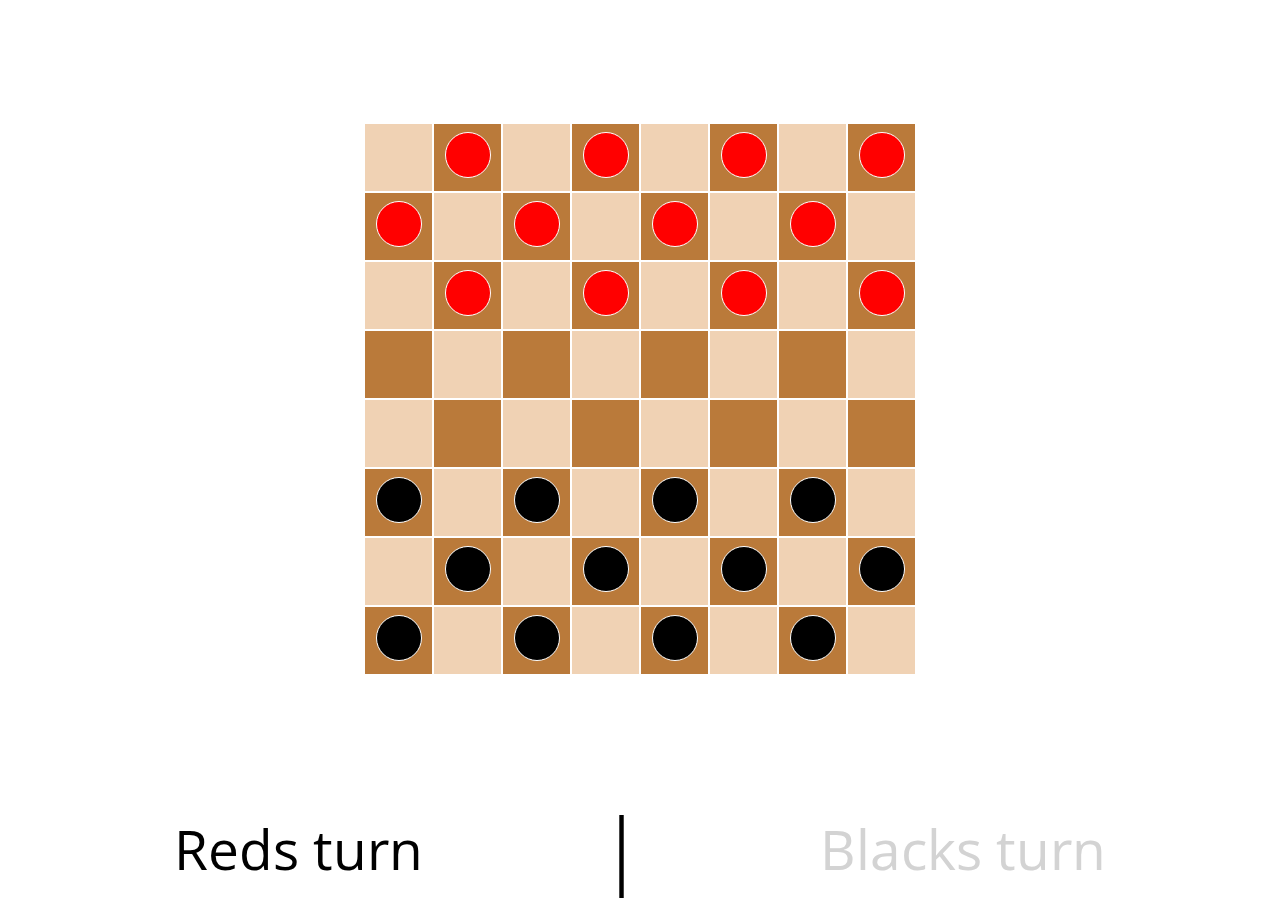
<file: checkers-boardgame/index.html>
<!DOCTYPE html>
<html lang="en">
<head>
    <meta charset="UTF-8">
    <meta name="viewport" content="width=device-width, initial-scale=1.0">
    <meta http-equiv="X-UA-Compatible" content="ie=edge">
    <link href="https://fonts.googleapis.com/css?family=Montserrat" rel="stylesheet">
    <link href="https://fonts.googleapis.com/css?family=Open+Sans" rel="stylesheet">
    <link rel="stylesheet" type="text/css" href="styles.css"/>
    <script defer src="index.js"></script>
    <title>Checkers</title>
</head>
<body>
    <main>
        <div class="red-turn-text mobile">
            Reds turn
        </div>
        <table>
            <tr>
                <td class="noPieceHere"></td>
                <td><p class="red-piece" id="0"></p></td>
                <td class="noPieceHere"></td>
                <td><p class="red-piece" id="1"></p></td>
                <td class="noPieceHere"></td>
                <td><p class="red-piece" id="2"></p></td>
                <td class="noPieceHere"></td>
                <td><p class="red-piece" id="3"></p></td>
            </tr>
            <tr>
                <td><p class="red-piece" id="4"></p></td>
                <td class="noPieceHere"></td>
                <td><p class="red-piece" id="5"></p></td>
                <td class="noPieceHere"></td>
                <td><p class="red-piece" id="6"></p></td>
                <td class="noPieceHere"></td>
                <td><p class="red-piece" id="7"></p></td>
                <td class="noPieceHere"></td>
            </tr>
            <tr>
                <td class="noPieceHere"></td>
                <td><p class="red-piece" id="8"></p></td>
                <td class="noPieceHere"></td>
                <td><p class="red-piece" id="9"></p></td>
                <td class="noPieceHere"></td>
                <td><p class="red-piece" id="10"></p></td>
                <td class="noPieceHere"></td>
                <td><p class="red-piece" id="11"></p></td>
            </tr>
            <tr>
                <td></td>
                <td class="noPieceHere"></td>
                <td></td>
                <td class="noPieceHere"></td>
                <td></td>
                <td class="noPieceHere"></td>
                <td></td>
                <td class="noPieceHere"></td>
            </tr>
            <tr>
                <td class="noPieceHere"></td>
                <td></td>
                <td class="noPieceHere"></td>
                <td></td>
                <td class="noPieceHere"></td>
                <td></td>
                <td class="noPieceHere"></td>
                <td></td>
            </tr>
            <tr>
                <td><span class="black-piece" id="12"></span></td>
                <td class="noPieceHere"></td>
                <td><span class="black-piece" id="13"></span></td>
                <td class="noPieceHere"></td>
                <td><span class="black-piece" id="14"></span></td>
                <td class="noPieceHere"></td>
                <td><span class="black-piece" id="15"></span></td>
                <td class="noPieceHere"></td>
            </tr>
            <tr>
                <td class="noPieceHere"></td>
                <td><span class="black-piece" id="16"></span></td>
                <td class="noPieceHere"></td>
                <td><span class="black-piece" id="17"></span></td>
                <td class="noPieceHere"></td>
                <td><span class="black-piece" id="18"></span></td>
                <td class="noPieceHere"></td>
                <td><span class="black-piece" id="19"></span></td>
            </tr>
            <tr>
                <td><span class="black-piece" id="20"></span></td>
                <td class="noPieceHere"></td>
                <td><span class="black-piece" id="21"></span></td>
                <td class="noPieceHere">
                <td><span class="black-piece" id="22"></span></td>
                <td class="noPieceHere"></td>
                <td><span class="black-piece" id="23"></span></td>
                <td class="noPieceHere"></td>
            </tr>
        </table>
        <div class="desktop">
            <div class="red-turn-text">
                Reds turn
            </div>
            <p id="divider">|</p>
            <div class="black-turn-text">
                Blacks turn
            </div>
        </div>
        <div class="black-turn-text mobile">
            Blacks turn
        </div>
    </main>
</body>
</html>
</file>
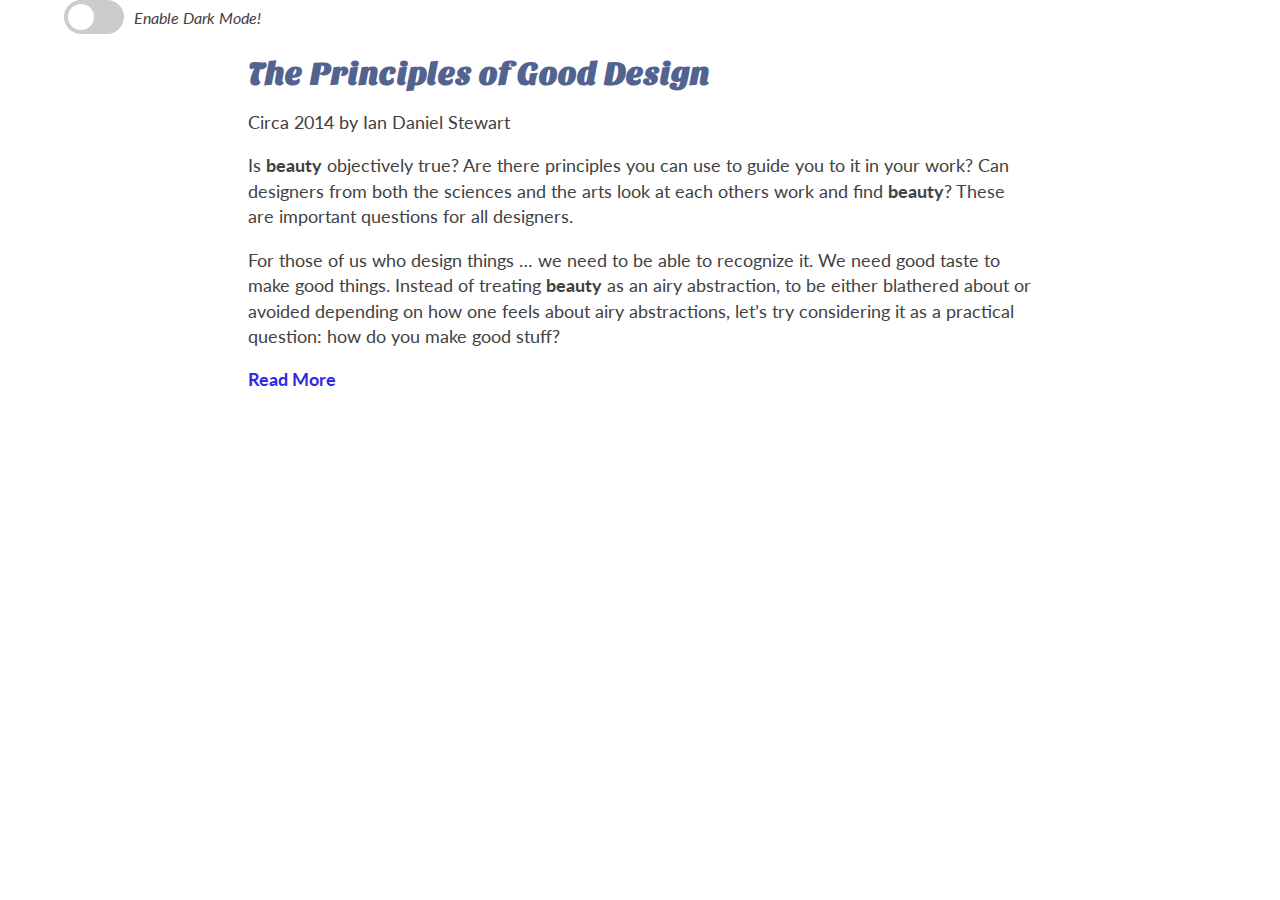
<file: dark-light-mode/index.html>
<!DOCTYPE html>
<html lang="en">
<head>
    <meta charset="UTF-8">
    <meta name="viewport" content="width=device-width, initial-scale=1.0">
    <title>Light-Dark Mode</title>
    <link rel="stylesheet" type="text/css" href="main.css" />
    <!-- <script src="index.js" defer></script> -->
</head>
<body>
    <nav>
        <div class="theme-switch-wrapper">
            <label class="theme-switch" for="checkbox">
                <input type="checkbox" id="checkbox" />
                <div class="slider round"></div>
          </label>
          <em>Enable Dark Mode!</em>
        </div>
    </nav>  
    <section>
    <article class="post">
        <h1>The Principles of Good Design</h1>
        <p class="post-meta">Circa 2014 <span>by</span> Ian Daniel Stewart</p>
    
        <p>Is <strong>beauty</strong> objectively true? Are there principles you can use to guide you to it in your work? Can designers from both the sciences and the arts look at each others work and find <strong>beauty</strong>? These are important questions for all designers.</p>
    
        <p>For those of us who design things … we need to be able to recognize it. We need good taste to make good things. Instead of treating <strong>beauty</strong> as an airy abstraction, to be either blathered about or avoided depending on how one feels about airy abstractions, let’s try considering it as a practical question: how do you make good stuff?</p>
        <a href="#">Read More</a>
    </article>
    </section>
    <script src="index.js"></script>
</body>
<!-- <script src="index.js"></script> -->
</html>
</file>
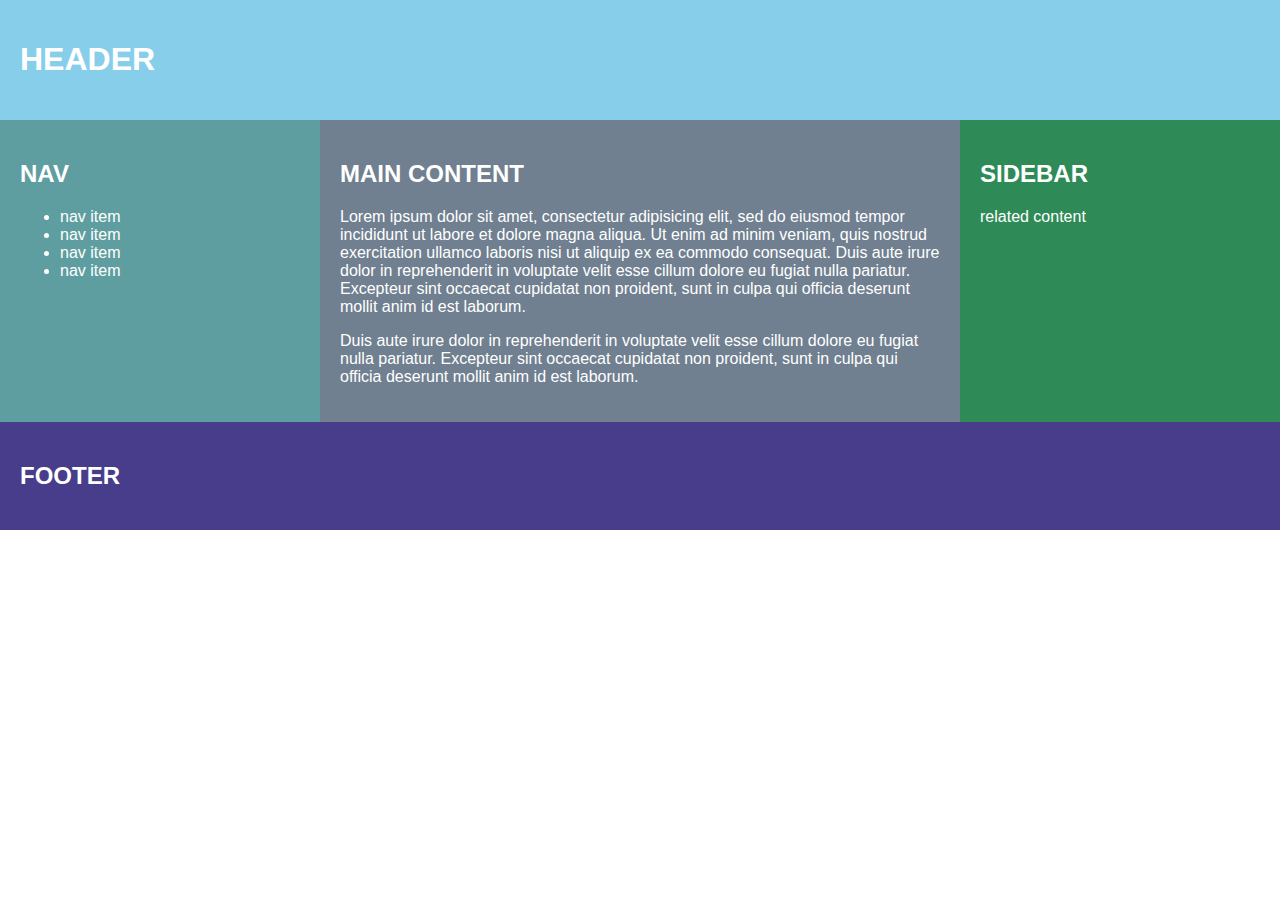
<file: float-flexbox-grid/index.html>
<!DOCTYPE html>
<html lang="en">
  <head>
    <meta charset="UTF-8">
    <meta name="viewport" content="width=device-width, initial-scale=1.0">
    <title>CSS Layout</title>
    <link rel="stylesheet" href="grid.css">
  </head>
  <body>
    <div class="container">
      <header>
        <h1>header</h1>
      </header>

      <main id="main-content">
        <h2>main content</h2>
        <p>Lorem ipsum dolor sit amet, consectetur adipisicing elit, sed do eiusmod tempor incididunt ut labore et dolore magna aliqua. Ut enim ad minim veniam, quis nostrud exercitation ullamco laboris nisi ut aliquip ex ea commodo consequat. Duis aute irure dolor in reprehenderit in voluptate velit esse cillum dolore eu fugiat nulla pariatur. Excepteur sint occaecat cupidatat non proident, sunt in culpa qui officia deserunt mollit anim id est laborum.</p>
        <p>Duis aute irure dolor in reprehenderit in voluptate velit esse cillum dolore eu fugiat nulla pariatur. Excepteur sint occaecat cupidatat non proident, sunt in culpa qui officia deserunt mollit anim id est laborum.</p>
      </main>

      <nav>
        <h2>nav</h2>
        <!-- <a href="#main-content">skip navigation</a> -->
        <ul>
          <li>nav item</li>
          <li>nav item</li>
          <li>nav item</li>
          <li>nav item</li>
        </ul>
      </nav>

      <aside>
        <h2>sidebar</h2>
        <p>related content</p>
      </aside>
      <footer>
        <h2>footer</h2>
      </footer>
    </div>
  </body>
</html>
</file>
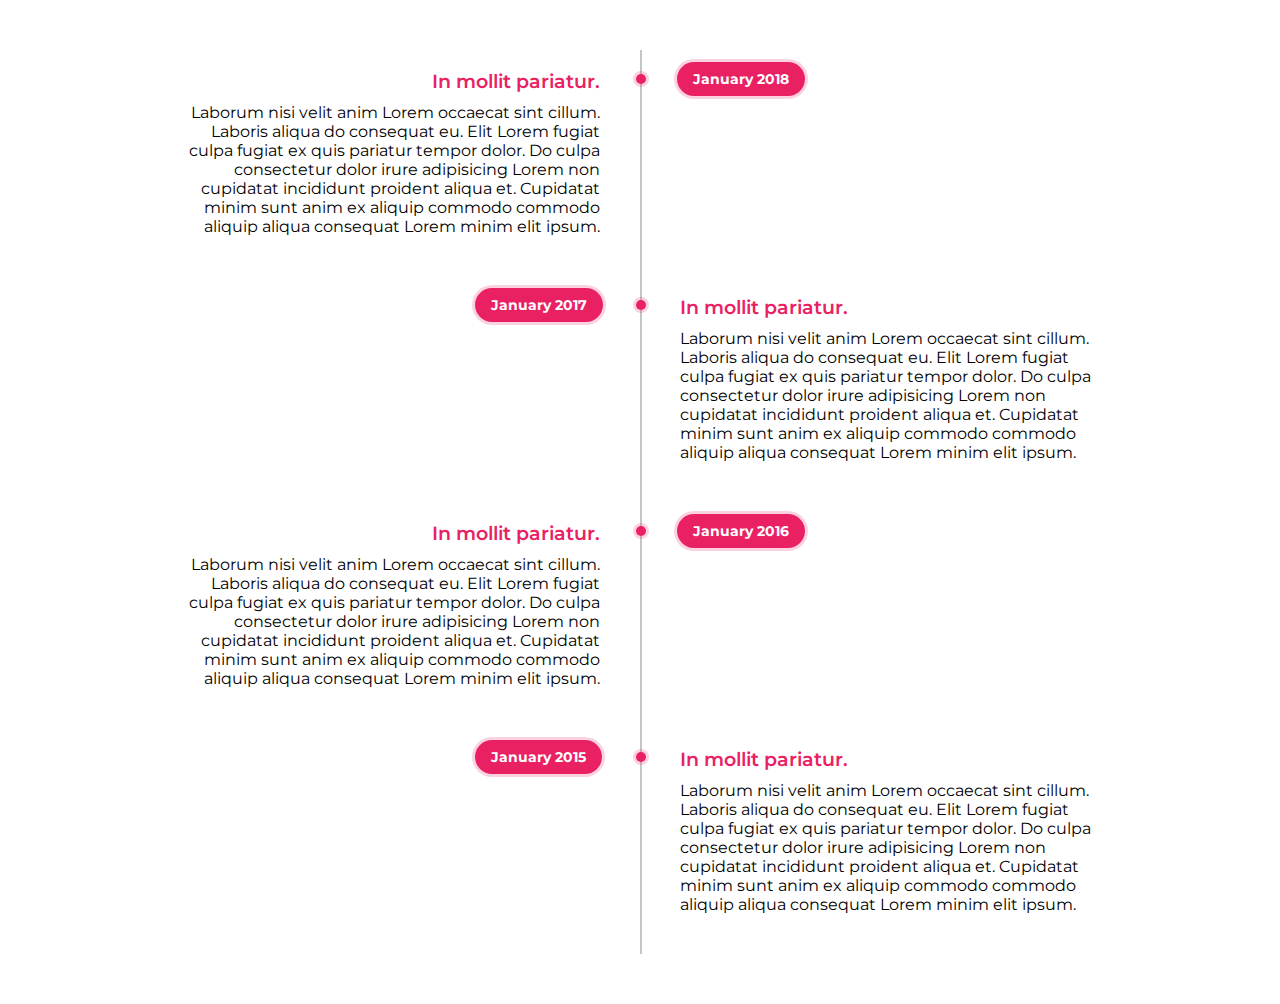
<file: timeline/index.html>
<!DOCTYPE html>
<html lang="en">
<head>
    <meta charset="UTF-8">
    <meta name="viewport" content="width=device-width, initial-scale=1.0">
    <title>Timeline</title>
    <link rel="stylesheet" type="text/css" href="style.css">
</head>
<body>
    <div class="timeline">
        <ul>
            <li>
                <div class="content">
                    <h3>In mollit pariatur.</h3>
                    <p>Laborum nisi velit anim Lorem occaecat sint cillum. Laboris aliqua do consequat eu. Elit Lorem fugiat culpa fugiat ex quis pariatur tempor dolor. Do culpa consectetur dolor irure adipisicing Lorem non cupidatat incididunt proident aliqua et. Cupidatat minim sunt anim ex aliquip commodo commodo aliquip aliqua consequat Lorem minim elit ipsum.</p>
                </div>
                <div class="time">
                    <h4>January 2018</h4>
                </div>
            </li>

            <li>
                <div class="content">
                    <h3>In mollit pariatur.</h3>
                    <p>Laborum nisi velit anim Lorem occaecat sint cillum. Laboris aliqua do consequat eu. Elit Lorem fugiat culpa fugiat ex quis pariatur tempor dolor. Do culpa consectetur dolor irure adipisicing Lorem non cupidatat incididunt proident aliqua et. Cupidatat minim sunt anim ex aliquip commodo commodo aliquip aliqua consequat Lorem minim elit ipsum.</p>
                </div>
                <div class="time">
                    <h4>January 2017</h4>
                </div>
            </li>

            <li>
                <div class="content">
                    <h3>In mollit pariatur.</h3>
                    <p>Laborum nisi velit anim Lorem occaecat sint cillum. Laboris aliqua do consequat eu. Elit Lorem fugiat culpa fugiat ex quis pariatur tempor dolor. Do culpa consectetur dolor irure adipisicing Lorem non cupidatat incididunt proident aliqua et. Cupidatat minim sunt anim ex aliquip commodo commodo aliquip aliqua consequat Lorem minim elit ipsum.</p>
                </div>
                <div class="time">
                    <h4>January 2016</h4>
                </div>
            </li>

            <li>
                <div class="content">
                    <h3>In mollit pariatur.</h3>
                    <p>Laborum nisi velit anim Lorem occaecat sint cillum. Laboris aliqua do consequat eu. Elit Lorem fugiat culpa fugiat ex quis pariatur tempor dolor. Do culpa consectetur dolor irure adipisicing Lorem non cupidatat incididunt proident aliqua et. Cupidatat minim sunt anim ex aliquip commodo commodo aliquip aliqua consequat Lorem minim elit ipsum.</p>
                </div>
                <div class="time">
                    <h4>January 2015</h4>
                </div>
            </li>
        </ul>
    </div>
</body>
</html>
</file>
<file: checkers-boardgame/styles.css>
* {
    margin: auto;
}

main {
    display: flex;
    flex-direction: column;
    justify-content: space-between;
    align-items: center;
    height: 100vh;
}

div {
    display: flex;
    justify-content: space-between;
}

.mobile {
    display: none;
}

.desktop {
    margin: 0;
    width: 100%;
}

.noPieceHere {
    background-color: #F0D2B4;
}

td {
    text-align: center;
    background-color: #BA7A3A;
    width: 65px;
    height: 65px;
}

.red-turn-text {
    text-align: center;
    color: black;
    font-family: "open sans";
    font-size: 55px;
}

.black-turn-text {
    text-align: center;
    font-family: "open sans";
    font-size: 55px;
    color: lightgray;
}

.black-piece {
    width: 20px;
    height: 20px;
    padding: 12px;
    background-color: black;
    border: 1px solid white;
    border-radius: 50px;
}

.red-piece {
    width: 20px;
    height: 20px;
    padding: 12px;
    background-color: red;
    border: 1px solid white;
    border-radius: 50px;
}

.king.red-piece {
    background-color: orange;
}

.king.black-piece {
    background-color: purple;
}

p {
    display: inline-block;
}

#divider {
    font-size: 90px;
    margin-left: 15px;
    margin-right: 15px;
}

span {
    display: inline-block;
}

@media screen and (max-width: 560px) {
    .red-piece {
        height: 4.5vw;
        width: 4.5vw;
    }

    .black-piece {
        height: 4.5vw;
        width: 4.5vw;
    }

    td {
        width: 12vw;
        height: 12vw;
    }

    .red-turn-text {
        font-size: 40px;
    }
    
    .black-turn-text {
        font-size: 40px;
    }

    table {
        margin: 0;
    }

    .mobile {
        display: block;
    }

    .desktop {
        display: none;
    }

    .red-turn-text {
        -webkit-transform:rotate(-180deg);
        -moz-transform:rotate(-180deg);
        -o-transform:rotate(-180deg);
        transform:rotate(-180deg);
        filter:progid:DXImageTransform.Microsoft.BasicImage(rotation=2);    
    }
}

@media screen and (max-width: 380px) {
    .red-piece {
        height: 3vw;
        width: 3vw;
    }

    .black-piece {
        height: 3vw;
        width: 3vw;
    }
}

@media screen and (max-width: 345px) {
    .red-piece {
        height: 2.5vw;
        width: 2.5vw;
    }

    .black-piece {
        height: 2.5vw;
        width: 2.5vw;
    }
}

@media screen and (max-width: 300px) {
    .red-piece {
        height: 1.5vw;
        width: 1.5vw;
    }

    .black-piece {
        height: 1.5vw;
        width: 1.5vw;
    }

    .red-turn-text {
        font-size: 35px;
    }
    
    .black-turn-text {
        font-size: 35px;
    }
}
</file>
<file: dark-light-mode/main.css>
@import url(https://fonts.googleapis.com/css?family=Lato:400,400italic,700|Sansita+One);
:root {
  --primary-color: #302AE6;
  --secondary-color: #536390;
  --font-color: #424242;
  --bg-color: #fff;
  --heading-color: #292922;
}

[data-theme="dark"] {
  --primary-color: #9A97F3;
  --secondary-color: #818cab;
  --font-color: #e1e1ff;
  --bg-color: #161625;
  --heading-color: #818cab;
}

body {
  background-color: var(--bg-color);
  color: var(--font-color);
  font-family: "Lato", sans-serif;
  max-width: 90%;
  margin: 0 auto;
  font-size: calc(1rem + 0.25vh);
}

h1 {
  color: var(--secondary-color);
  font-family: "Sansita One", serif;
  font-size: 2rem;
  margin-bottom: 1vh;
}

p {
  font-size: 1.1rem;
  line-height: 1.6rem;
}

a {
  color: var(--primary-color);
  text-decoration: none;
  border-bottom: 3px solid transparent;
  font-weight: bold;
}

a:hover, a:focus {
  border-bottom: 3px solid currentColor;
}

section {
  max-width: 68%;
  margin: 0 auto;
}

/*Simple css to style it like a toggle switch*/
.theme-switch-wrapper {
  display: -webkit-box;
  display: -ms-flexbox;
  display: flex;
  -webkit-box-align: center;
      -ms-flex-align: center;
          align-items: center;
}

.theme-switch-wrapper em {
  margin-left: 10px;
  font-size: 1rem;
}

.theme-switch {
  display: inline-block;
  height: 34px;
  position: relative;
  width: 60px;
}

.theme-switch input {
  display: none;
}

.slider {
  background-color: #ccc;
  bottom: 0;
  cursor: pointer;
  left: 0;
  position: absolute;
  right: 0;
  top: 0;
  -webkit-transition: .4s;
  transition: .4s;
}

.slider:before {
  background-color: #fff;
  bottom: 4px;
  content: "";
  height: 26px;
  left: 4px;
  position: absolute;
  -webkit-transition: .4s;
  transition: .4s;
  width: 26px;
}

input:checked + .slider {
  background-color: #66bb6a;
}

input:checked + .slider:before {
  -webkit-transform: translateX(26px);
          transform: translateX(26px);
}

.slider.round {
  border-radius: 34px;
}

.slider.round:before {
  border-radius: 50%;
}
/*# sourceMappingURL=main.css.map */
</file>
<file: float-flexbox-grid/grid.css>
/* 
Keyword colors can be found at http://colours.neilorangepeel.com/
*/

/* border-box fix */
html {
  box-sizing: border-box;
}
*, *:before, *:after {
  box-sizing: inherit;
}

body {
  padding: 0;
  margin: 0;
}
h1, h2 {
  text-transform: uppercase;
}

/* Add padding to all of the .container child elements */
.container > * {
  padding: 20px;
}
.container {
  color: white;
  font-family: helvetica, arial, sans-serif;
  display: grid;
  grid-template-columns: repeat(12, minmax(0, 1fr));
}

header {
  background: skyblue;
  grid-column: 1/13;
}
main {
  background: slategray;
  grid-column: 4 / 10;
}
nav {
  background: cadetblue;
  grid-column: 1 / 4;
}
aside {
  background: seagreen;
  grid-column: 10 / 13;
}
main, nav, aside {
  grid-row: 2 / 4;
}
footer {
  background: darkslateblue;
  grid-column: 1/13;
}
</file>
<file: timeline/style.css>
@import url('https://fonts.googleapis.com/css2?family=Montserrat:wght@100;400;500;600&display=swap');

body {
    margin: 0;
    padding: 0;
    font-family: 'Montserrat', sans-serif;
}

.timeline {
    position: relative;
    margin: 50px auto;
    max-width: 1000px;
    overflow: auto; /* adding overflow auto such that block height follows content */
}

/* timeline middle grey line: */
.timeline:before {
    content: ' ';
    position: absolute;
    left: 50%;
    width: 2px;
    height: 100%;
    background: #c5c5c5;
}

.timeline ul {
    margin: 0;
    padding: 0;
}

/* maintain width at 50% to accomodate timeline line: */
.timeline ul li {
    list-style: none;
    position: relative;
    width: 50%;
    padding: 20px 40px;
    box-sizing: border-box;
}

.timeline ul li:nth-child(odd) {
    float: left;
    text-align: right;
    clear: both;
}

.timeline ul li:nth-child(even) {
    float: right;
    text-align: left;
    clear: both;
}

.content {
    padding-bottom: 20px;
}

/* colored timeline dots: */
.timeline ul li:nth-child(odd):before {
    content: '';
    position: absolute;
    top: 24px;
    right: -6px;
    width: 10px;
    height: 10px;
    background: rgba(233, 33, 99, 1);
    border-radius: 50%;
    box-shadow: 0 0 0 3px rgba(233, 33, 99, 0.2);
}

.timeline ul li:nth-child(even):before {
    content: '';
    position: absolute;
    top: 24px;
    left: -4px;
    width: 10px;
    height: 10px;
    background: rgba(233, 33, 99, 1);
    border-radius: 50%;
    box-shadow: 0 0 0 3px rgba(233, 33, 99, 0.2);
}

/* timeline content : */
.timeline ul li h3 {
    margin: 0;
    padding: 0;
    font-weight: 600;
    color: rgba(233, 33, 99, 1);
}

.timeline ul li p {
    margin: 10px 0 0; /* values: top horizontal bottom */
    padding: 0;
}

/* timeline time titles: */

.timeline ul li .time h4 {
    margin: 0;
    padding: 0;
    font-size: 14px;
}

.timeline ul li:nth-child(odd) .time {
    position: absolute;
    top: 12px;
    right: -165px;
    margin: 0;
    padding: 8px 16px;
    background: rgba(233, 33, 99, 1);
    color: #fff;
    border-radius: 18px;
    box-shadow: 0 0 0 3px rgba(233, 33, 99, 0.2);
}

.timeline ul li:nth-child(even) .time {
    position: absolute;
    top: 12px;
    left: -165px;
    margin: 0;
    padding: 8px 16px;
    background: rgba(233, 33, 99, 1);
    color: #fff;
    border-radius: 18px;
    box-shadow: 0 0 0 3px rgba(233, 33, 99, 0.2);
}

/* responsive timelines: */
@media (max-width: 1000px) {
    .timeline {
        width: 100%;
    }
}

@media (max-width: 767px) {

    body {
        height: 100vh;
    }

    .timeline {
        width: 100%;
        padding-bottom: 0;
    }

    .timeline:before {
        left: 20px;
        top: 60px;
        bottom: -200px;
    }

    .timeline ul li{
        top: 100px;
    }

    .timeline ul li:nth-child(odd),
    .timeline ul li:nth-child(even) {
        width: 100%;
        text-align: left;
        padding-left: 50px;
        padding-bottom: 50px;
    }

    .timeline ul li:nth-child(odd)::before,
    .timeline ul li:nth-child(even)::before {
        top: -18px;
        left: 16px;
    }

    .timeline ul li:nth-child(odd) .time,
    .timeline ul li:nth-child(even) .time {
        top: -30px;
        left: 50px;
        right: inherit;
    }
}
</file>
